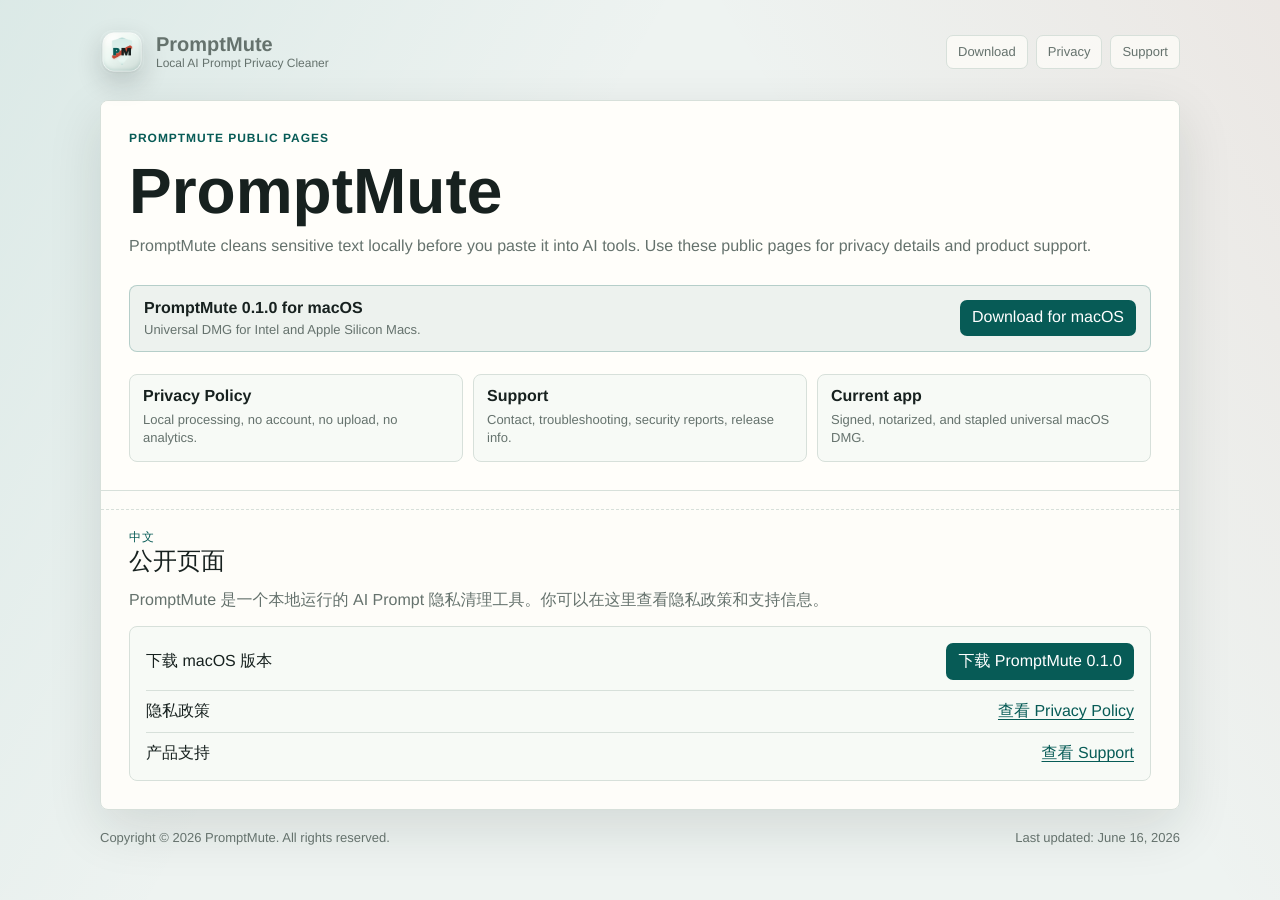
<file: index.html>
<!doctype html>
<html lang="en">
  <head>
    <meta charset="utf-8" />
    <meta name="viewport" content="width=device-width, initial-scale=1" />
    <meta
      name="description"
      content="PromptMute public pages for privacy, support, and release information."
    />
    <title>PromptMute</title>
    <link rel="stylesheet" href="./styles.css" />
  </head>
  <body>
    <div class="site-shell">
      <header class="site-header">
        <a class="brand" href="./index.html">
          <img src="./assets/promptmute-icon.png" alt="PromptMute icon" />
          <span>
            <strong>PromptMute</strong>
            <span>Local AI Prompt Privacy Cleaner</span>
          </span>
        </a>
        <nav class="site-nav" aria-label="Main navigation">
          <a href="./downloads/PromptMute_0.1.0_universal.dmg">Download</a>
          <a href="./privacy.html">Privacy</a>
          <a href="./support.html">Support</a>
        </nav>
      </header>

      <main class="site-main">
        <article class="doc">
          <section class="doc-hero">
            <p class="eyebrow">PromptMute Public Pages</p>
            <h1>PromptMute</h1>
            <p>
              PromptMute cleans sensitive text locally before you paste it into
              AI tools. Use these public pages for privacy details and product
              support.
            </p>
            <div class="download-panel">
              <div>
                <strong>PromptMute 0.1.0 for macOS</strong>
                <span>Universal DMG for Intel and Apple Silicon Macs.</span>
              </div>
              <a class="button-link" href="./downloads/PromptMute_0.1.0_universal.dmg">
                Download for macOS
              </a>
            </div>
            <div class="summary-grid">
              <a class="summary-card page-card" href="./privacy.html">
                <strong>Privacy Policy</strong>
                <span>Local processing, no account, no upload, no analytics.</span>
              </a>
              <a class="summary-card page-card" href="./support.html">
                <strong>Support</strong>
                <span>Contact, troubleshooting, security reports, release info.</span>
              </a>
              <div class="summary-card">
                <strong>Current app</strong>
                <span>Signed, notarized, and stapled universal macOS DMG.</span>
              </div>
            </div>
          </section>

          <section class="doc-section zh" lang="zh-CN">
            <p class="eyebrow">中文</p>
            <h2>公开页面</h2>
            <p>
              PromptMute 是一个本地运行的 AI Prompt 隐私清理工具。你可以在这里查看隐私政策和支持信息。
            </p>
            <div class="contact-box">
              <div class="contact-row">
                <span>下载 macOS 版本</span>
                <a class="button-link" href="./downloads/PromptMute_0.1.0_universal.dmg">
                  下载 PromptMute 0.1.0
                </a>
              </div>
              <div class="contact-row">
                <span>隐私政策</span>
                <a href="./privacy.html">查看 Privacy Policy</a>
              </div>
              <div class="contact-row">
                <span>产品支持</span>
                <a href="./support.html">查看 Support</a>
              </div>
            </div>
          </section>
        </article>
      </main>

      <footer class="site-footer">
        <span>Copyright © 2026 PromptMute. All rights reserved.</span>
        <span>Last updated: June 16, 2026</span>
      </footer>
    </div>
  </body>
</html>
</file>
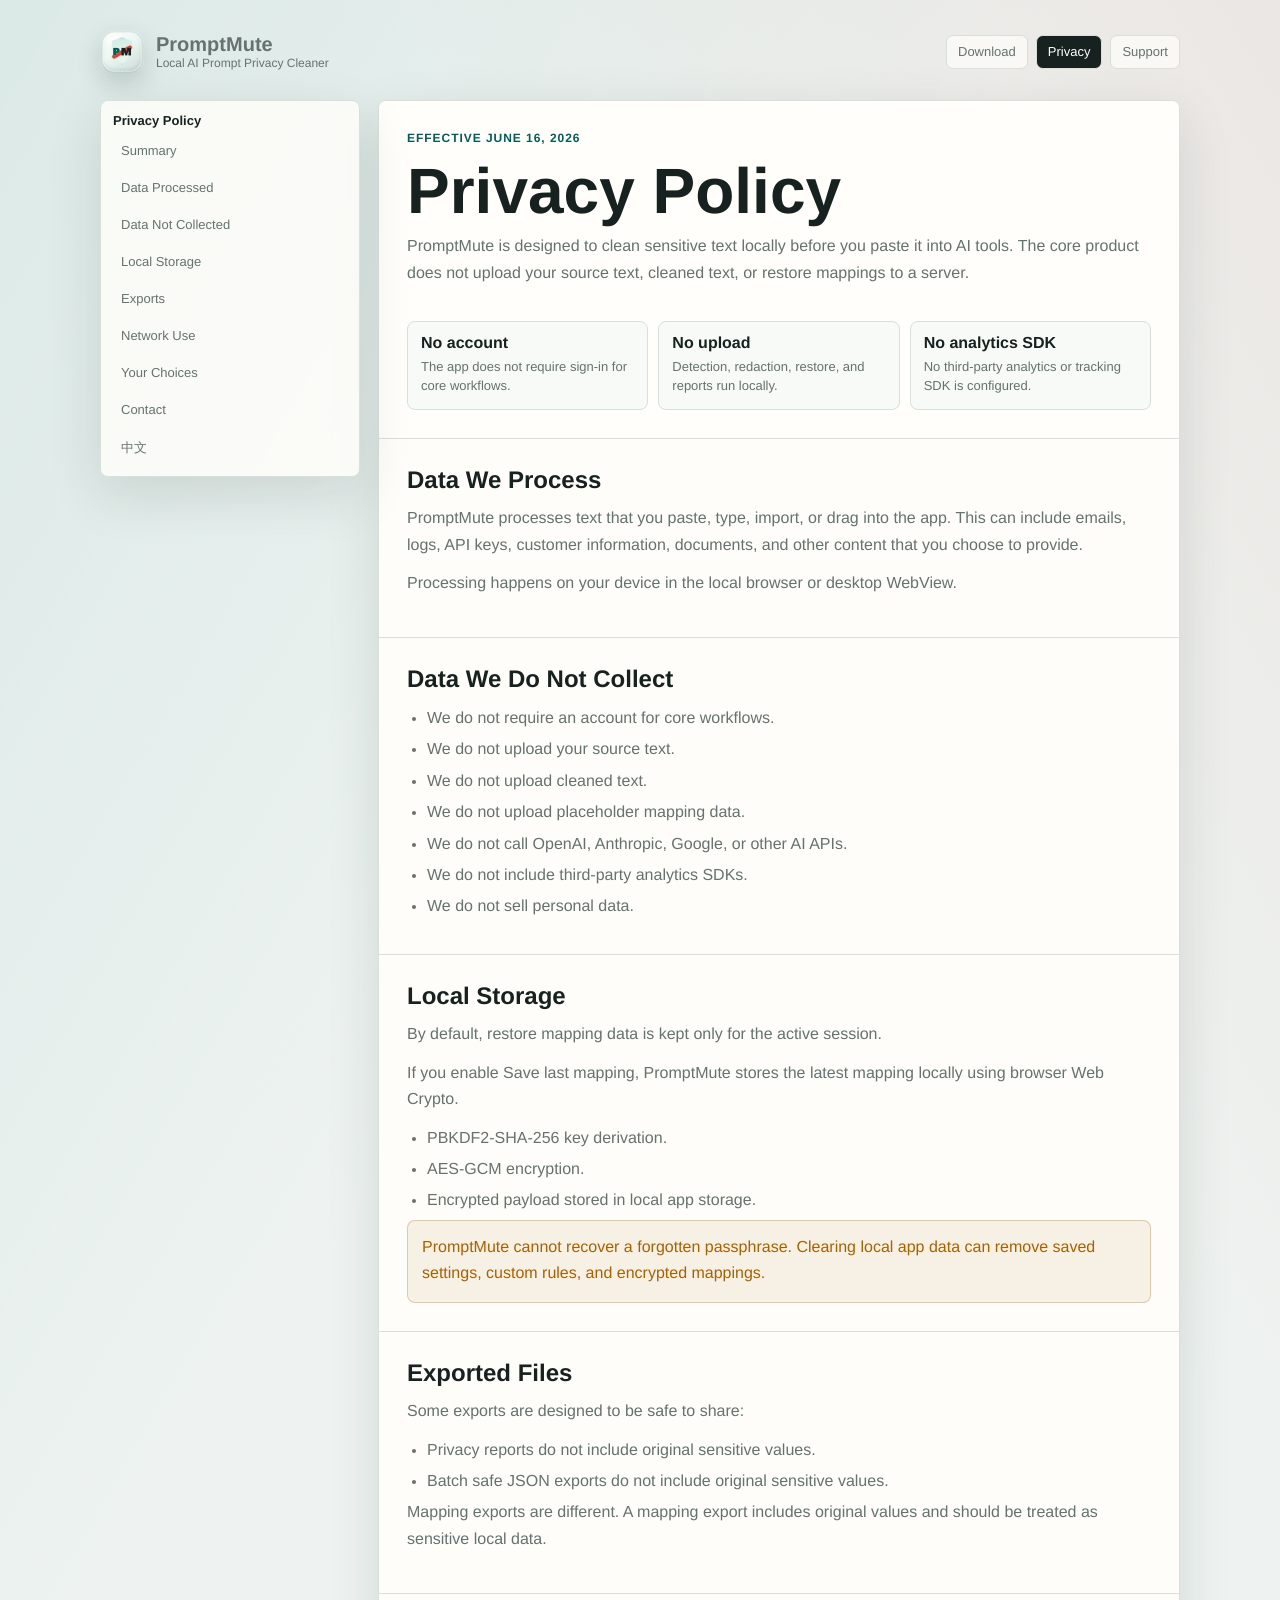
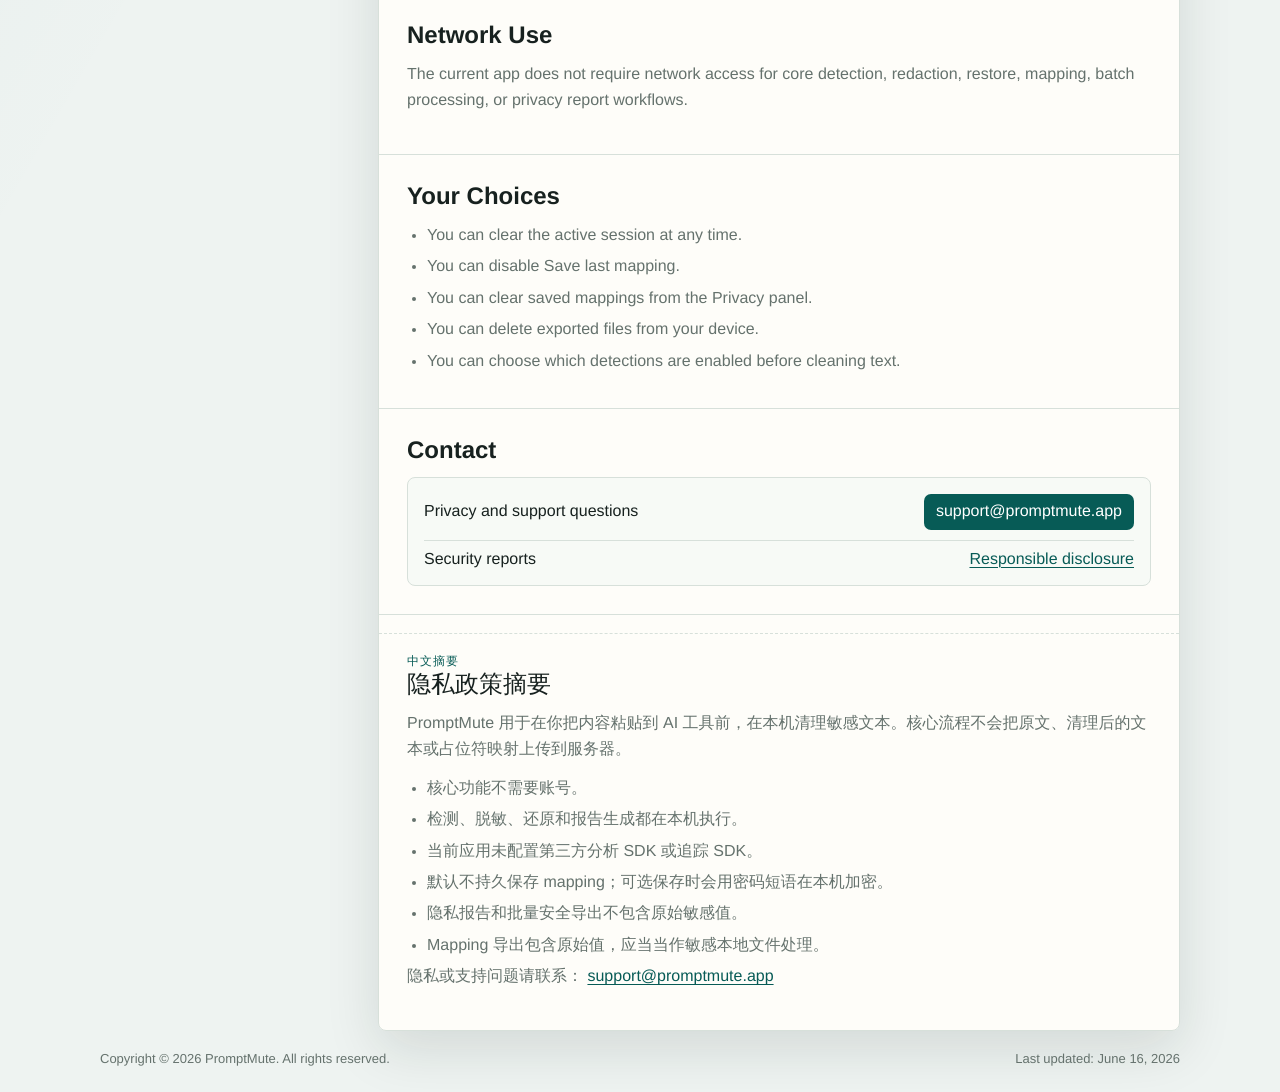
<file: privacy.html>
<!doctype html>
<html lang="en">
  <head>
    <meta charset="utf-8" />
    <meta name="viewport" content="width=device-width, initial-scale=1" />
    <meta
      name="description"
      content="PromptMute privacy policy: local processing, no account, no analytics, no upload, and optional encrypted local mapping storage."
    />
    <title>Privacy Policy | PromptMute</title>
    <link rel="stylesheet" href="./styles.css" />
  </head>
  <body>
    <div class="site-shell">
      <header class="site-header">
        <a class="brand" href="./support.html">
          <img src="./assets/promptmute-icon.png" alt="PromptMute icon" />
          <span>
            <strong>PromptMute</strong>
            <span>Local AI Prompt Privacy Cleaner</span>
          </span>
        </a>
        <nav class="site-nav" aria-label="Main navigation">
          <a href="./downloads/PromptMute_0.1.0_universal.dmg">Download</a>
          <a class="active" href="./privacy.html">Privacy</a>
          <a href="./support.html">Support</a>
        </nav>
      </header>

      <main class="site-main legal-layout">
        <aside class="toc" aria-label="Privacy sections">
          <strong>Privacy Policy</strong>
          <a href="#summary">Summary</a>
          <a href="#processed-data">Data Processed</a>
          <a href="#not-collected">Data Not Collected</a>
          <a href="#local-storage">Local Storage</a>
          <a href="#exports">Exports</a>
          <a href="#network">Network Use</a>
          <a href="#choices">Your Choices</a>
          <a href="#contact">Contact</a>
          <a href="#zh">中文</a>
        </aside>

        <article class="doc">
          <section class="doc-hero" id="summary">
            <p class="eyebrow">Effective June 16, 2026</p>
            <h1>Privacy Policy</h1>
            <p>
              PromptMute is designed to clean sensitive text locally before you
              paste it into AI tools. The core product does not upload your
              source text, cleaned text, or restore mappings to a server.
            </p>
            <div class="summary-grid">
              <div class="summary-card">
                <strong>No account</strong>
                <span>The app does not require sign-in for core workflows.</span>
              </div>
              <div class="summary-card">
                <strong>No upload</strong>
                <span>Detection, redaction, restore, and reports run locally.</span>
              </div>
              <div class="summary-card">
                <strong>No analytics SDK</strong>
                <span>No third-party analytics or tracking SDK is configured.</span>
              </div>
            </div>
          </section>

          <section class="doc-section" id="processed-data">
            <h2>Data We Process</h2>
            <p>
              PromptMute processes text that you paste, type, import, or drag
              into the app. This can include emails, logs, API keys, customer
              information, documents, and other content that you choose to
              provide.
            </p>
            <p>
              Processing happens on your device in the local browser or desktop
              WebView.
            </p>
          </section>

          <section class="doc-section" id="not-collected">
            <h2>Data We Do Not Collect</h2>
            <ul>
              <li>We do not require an account for core workflows.</li>
              <li>We do not upload your source text.</li>
              <li>We do not upload cleaned text.</li>
              <li>We do not upload placeholder mapping data.</li>
              <li>We do not call OpenAI, Anthropic, Google, or other AI APIs.</li>
              <li>We do not include third-party analytics SDKs.</li>
              <li>We do not sell personal data.</li>
            </ul>
          </section>

          <section class="doc-section" id="local-storage">
            <h2>Local Storage</h2>
            <p>
              By default, restore mapping data is kept only for the active
              session.
            </p>
            <p>
              If you enable Save last mapping, PromptMute stores the latest
              mapping locally using browser Web Crypto.
            </p>
            <ul>
              <li>PBKDF2-SHA-256 key derivation.</li>
              <li>AES-GCM encryption.</li>
              <li>Encrypted payload stored in local app storage.</li>
            </ul>
            <div class="notice warning">
              <p>
                PromptMute cannot recover a forgotten passphrase. Clearing local
                app data can remove saved settings, custom rules, and encrypted
                mappings.
              </p>
            </div>
          </section>

          <section class="doc-section" id="exports">
            <h2>Exported Files</h2>
            <p>Some exports are designed to be safe to share:</p>
            <ul>
              <li>Privacy reports do not include original sensitive values.</li>
              <li>Batch safe JSON exports do not include original sensitive values.</li>
            </ul>
            <p>
              Mapping exports are different. A mapping export includes original
              values and should be treated as sensitive local data.
            </p>
          </section>

          <section class="doc-section" id="network">
            <h2>Network Use</h2>
            <p>
              The current app does not require network access for core
              detection, redaction, restore, mapping, batch processing, or
              privacy report workflows.
            </p>
          </section>

          <section class="doc-section" id="choices">
            <h2>Your Choices</h2>
            <ul>
              <li>You can clear the active session at any time.</li>
              <li>You can disable Save last mapping.</li>
              <li>You can clear saved mappings from the Privacy panel.</li>
              <li>You can delete exported files from your device.</li>
              <li>You can choose which detections are enabled before cleaning text.</li>
            </ul>
          </section>

          <section class="doc-section" id="contact">
            <h2>Contact</h2>
            <div class="contact-box">
              <div class="contact-row">
                <span>Privacy and support questions</span>
                <a class="button-link" href="mailto:support@promptmute.app">
                  support@promptmute.app
                </a>
              </div>
              <div class="contact-row">
                <span>Security reports</span>
                <a href="./support.html#security">Responsible disclosure</a>
              </div>
            </div>
          </section>

          <section class="doc-section zh" id="zh" lang="zh-CN">
            <p class="eyebrow">中文摘要</p>
            <h2>隐私政策摘要</h2>
            <p>
              PromptMute 用于在你把内容粘贴到 AI 工具前，在本机清理敏感文本。核心流程不会把原文、清理后的文本或占位符映射上传到服务器。
            </p>
            <ul>
              <li>核心功能不需要账号。</li>
              <li>检测、脱敏、还原和报告生成都在本机执行。</li>
              <li>当前应用未配置第三方分析 SDK 或追踪 SDK。</li>
              <li>默认不持久保存 mapping；可选保存时会用密码短语在本机加密。</li>
              <li>隐私报告和批量安全导出不包含原始敏感值。</li>
              <li>Mapping 导出包含原始值，应当当作敏感本地文件处理。</li>
            </ul>
            <p>
              隐私或支持问题请联系：
              <a href="mailto:support@promptmute.app">support@promptmute.app</a>
            </p>
          </section>
        </article>
      </main>

      <footer class="site-footer">
        <span>Copyright © 2026 PromptMute. All rights reserved.</span>
        <span>Last updated: June 16, 2026</span>
      </footer>
    </div>
  </body>
</html>
</file>
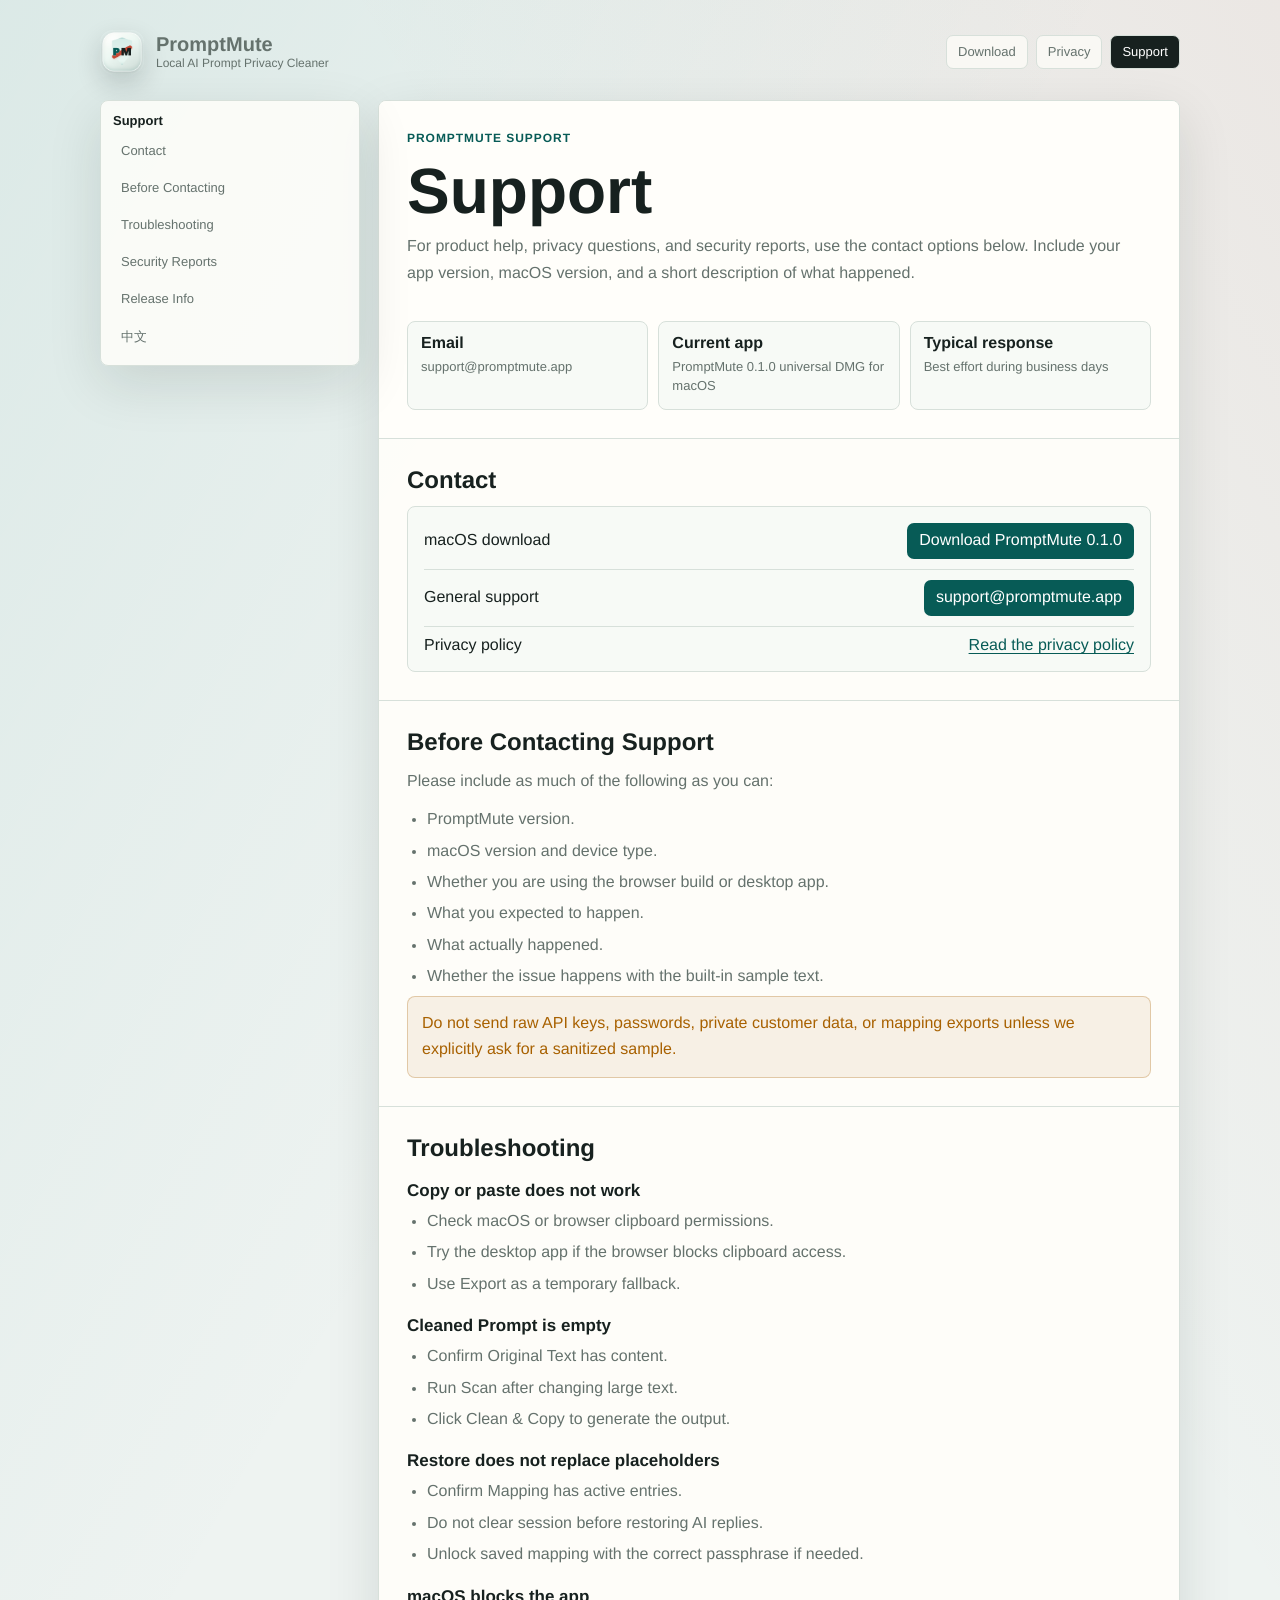
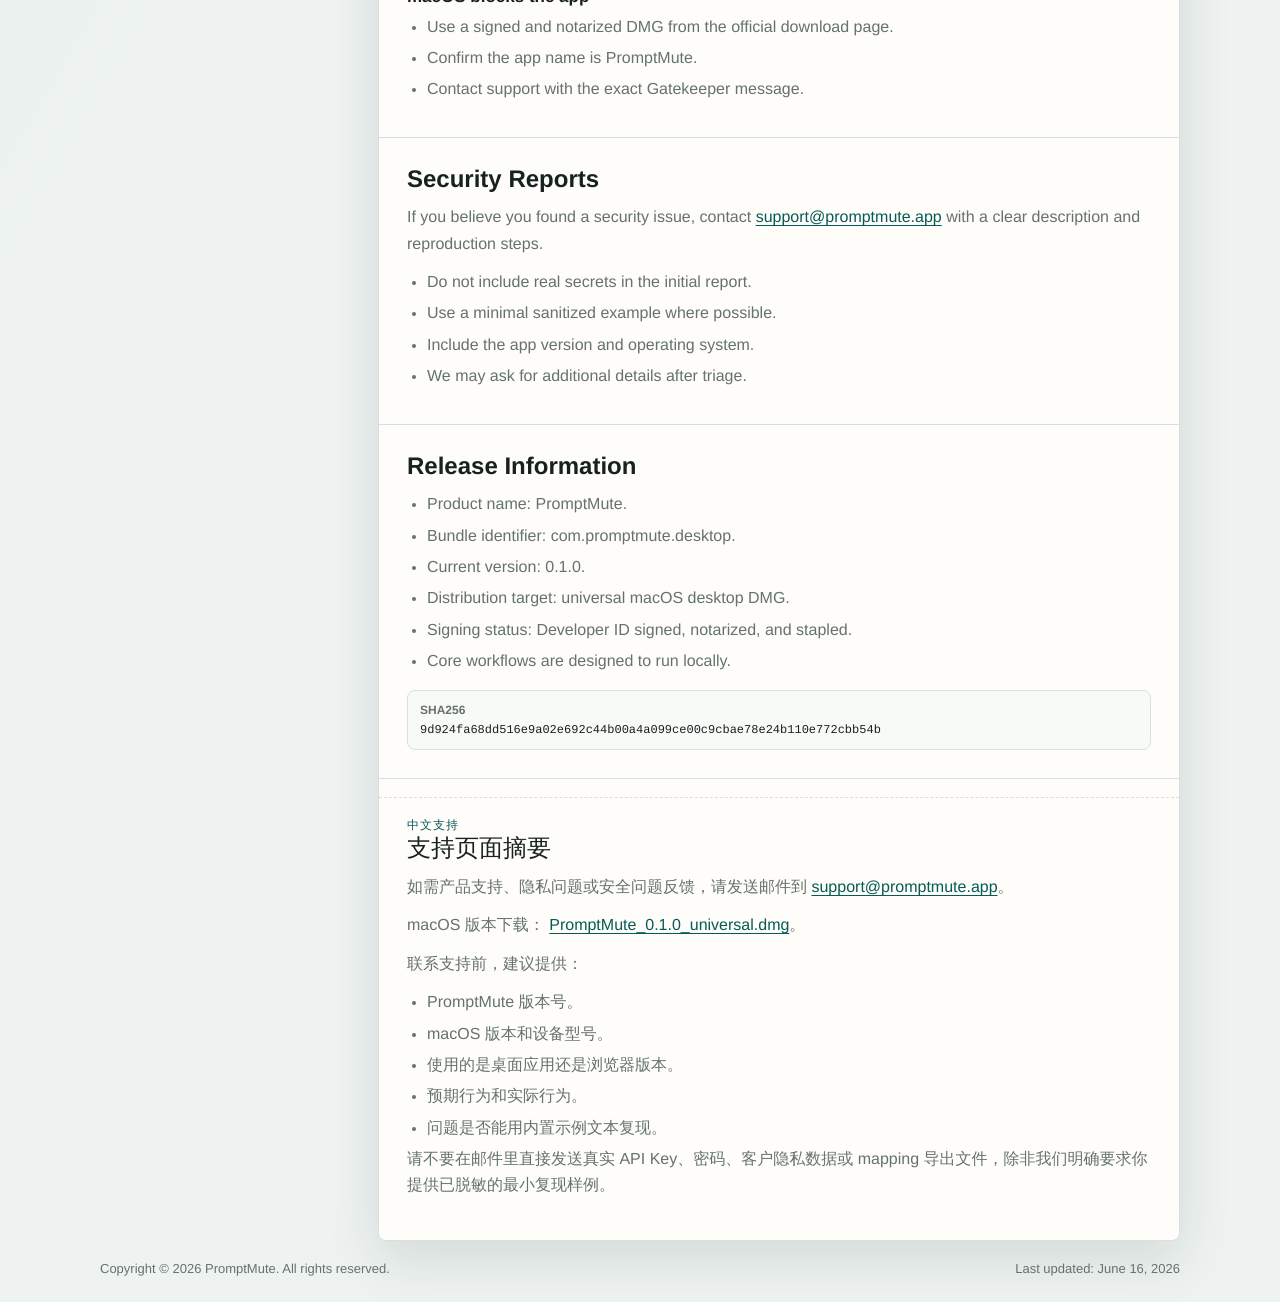
<file: support.html>
<!doctype html>
<html lang="en">
  <head>
    <meta charset="utf-8" />
    <meta name="viewport" content="width=device-width, initial-scale=1" />
    <meta
      name="description"
      content="PromptMute support page with contact details, troubleshooting steps, security reporting, and release information."
    />
    <title>Support | PromptMute</title>
    <link rel="stylesheet" href="./styles.css" />
  </head>
  <body>
    <div class="site-shell">
      <header class="site-header">
        <a class="brand" href="./support.html">
          <img src="./assets/promptmute-icon.png" alt="PromptMute icon" />
          <span>
            <strong>PromptMute</strong>
            <span>Local AI Prompt Privacy Cleaner</span>
          </span>
        </a>
        <nav class="site-nav" aria-label="Main navigation">
          <a href="./downloads/PromptMute_0.1.0_universal.dmg">Download</a>
          <a href="./privacy.html">Privacy</a>
          <a class="active" href="./support.html">Support</a>
        </nav>
      </header>

      <main class="site-main legal-layout">
        <aside class="toc" aria-label="Support sections">
          <strong>Support</strong>
          <a href="#contact">Contact</a>
          <a href="#before-contact">Before Contacting</a>
          <a href="#troubleshooting">Troubleshooting</a>
          <a href="#security">Security Reports</a>
          <a href="#release-info">Release Info</a>
          <a href="#zh">中文</a>
        </aside>

        <article class="doc">
          <section class="doc-hero" id="contact">
            <p class="eyebrow">PromptMute Support</p>
            <h1>Support</h1>
            <p>
              For product help, privacy questions, and security reports, use the
              contact options below. Include your app version, macOS version, and
              a short description of what happened.
            </p>
            <div class="support-grid">
              <div class="support-card">
                <strong>Email</strong>
                <span>support@promptmute.app</span>
              </div>
              <div class="support-card">
                <strong>Current app</strong>
                <span>PromptMute 0.1.0 universal DMG for macOS</span>
              </div>
              <div class="support-card">
                <strong>Typical response</strong>
                <span>Best effort during business days</span>
              </div>
            </div>
          </section>

          <section class="doc-section">
            <h2>Contact</h2>
            <div class="contact-box">
              <div class="contact-row">
                <span>macOS download</span>
                <a class="button-link" href="./downloads/PromptMute_0.1.0_universal.dmg">
                  Download PromptMute 0.1.0
                </a>
              </div>
              <div class="contact-row">
                <span>General support</span>
                <a class="button-link" href="mailto:support@promptmute.app">
                  support@promptmute.app
                </a>
              </div>
              <div class="contact-row">
                <span>Privacy policy</span>
                <a href="./privacy.html">Read the privacy policy</a>
              </div>
            </div>
          </section>

          <section class="doc-section" id="before-contact">
            <h2>Before Contacting Support</h2>
            <p>Please include as much of the following as you can:</p>
            <ul>
              <li>PromptMute version.</li>
              <li>macOS version and device type.</li>
              <li>Whether you are using the browser build or desktop app.</li>
              <li>What you expected to happen.</li>
              <li>What actually happened.</li>
              <li>Whether the issue happens with the built-in sample text.</li>
            </ul>
            <div class="notice warning">
              <p>
                Do not send raw API keys, passwords, private customer data, or
                mapping exports unless we explicitly ask for a sanitized sample.
              </p>
            </div>
          </section>

          <section class="doc-section" id="troubleshooting">
            <h2>Troubleshooting</h2>
            <h3>Copy or paste does not work</h3>
            <ul>
              <li>Check macOS or browser clipboard permissions.</li>
              <li>Try the desktop app if the browser blocks clipboard access.</li>
              <li>Use Export as a temporary fallback.</li>
            </ul>

            <h3>Cleaned Prompt is empty</h3>
            <ul>
              <li>Confirm Original Text has content.</li>
              <li>Run Scan after changing large text.</li>
              <li>Click Clean & Copy to generate the output.</li>
            </ul>

            <h3>Restore does not replace placeholders</h3>
            <ul>
              <li>Confirm Mapping has active entries.</li>
              <li>Do not clear session before restoring AI replies.</li>
              <li>Unlock saved mapping with the correct passphrase if needed.</li>
            </ul>

            <h3>macOS blocks the app</h3>
            <ul>
              <li>Use a signed and notarized DMG from the official download page.</li>
              <li>Confirm the app name is PromptMute.</li>
              <li>Contact support with the exact Gatekeeper message.</li>
            </ul>
          </section>

          <section class="doc-section" id="security">
            <h2>Security Reports</h2>
            <p>
              If you believe you found a security issue, contact
              <a href="mailto:support@promptmute.app">support@promptmute.app</a>
              with a clear description and reproduction steps.
            </p>
            <ul>
              <li>Do not include real secrets in the initial report.</li>
              <li>Use a minimal sanitized example where possible.</li>
              <li>Include the app version and operating system.</li>
              <li>We may ask for additional details after triage.</li>
            </ul>
          </section>

          <section class="doc-section" id="release-info">
            <h2>Release Information</h2>
            <ul>
              <li>Product name: PromptMute.</li>
              <li>Bundle identifier: com.promptmute.desktop.</li>
              <li>Current version: 0.1.0.</li>
              <li>Distribution target: universal macOS desktop DMG.</li>
              <li>Signing status: Developer ID signed, notarized, and stapled.</li>
              <li>Core workflows are designed to run locally.</li>
            </ul>
            <div class="checksum-box">
              <span>SHA256</span>
              <code>9d924fa68dd516e9a02e692c44b00a4a099ce00c9cbae78e24b110e772cbb54b</code>
            </div>
          </section>

          <section class="doc-section zh" id="zh" lang="zh-CN">
            <p class="eyebrow">中文支持</p>
            <h2>支持页面摘要</h2>
            <p>
              如需产品支持、隐私问题或安全问题反馈，请发送邮件到
              <a href="mailto:support@promptmute.app">support@promptmute.app</a>。
            </p>
            <p>
              macOS 版本下载：
              <a href="./downloads/PromptMute_0.1.0_universal.dmg">PromptMute_0.1.0_universal.dmg</a>。
            </p>
            <p>联系支持前，建议提供：</p>
            <ul>
              <li>PromptMute 版本号。</li>
              <li>macOS 版本和设备型号。</li>
              <li>使用的是桌面应用还是浏览器版本。</li>
              <li>预期行为和实际行为。</li>
              <li>问题是否能用内置示例文本复现。</li>
            </ul>
            <p>
              请不要在邮件里直接发送真实 API Key、密码、客户隐私数据或 mapping 导出文件，除非我们明确要求你提供已脱敏的最小复现样例。
            </p>
          </section>
        </article>
      </main>

      <footer class="site-footer">
        <span>Copyright © 2026 PromptMute. All rights reserved.</span>
        <span>Last updated: June 16, 2026</span>
      </footer>
    </div>
  </body>
</html>
</file>
<file: styles.css>
:root {
  color-scheme: light;
  --bg: #eef3f1;
  --paper: #fffefa;
  --paper-soft: #f7faf6;
  --ink: #17211f;
  --muted: #65726d;
  --line: #d7e0da;
  --teal: #075b56;
  --green: #2f7d4f;
  --red: #c44834;
  --amber: #a86100;
  --shadow: 0 18px 54px rgba(18, 31, 28, 0.12);
  --radius: 8px;
  font-family: "Avenir Next", "IBM Plex Sans", "Segoe UI", sans-serif;
  font-synthesis: none;
  text-rendering: geometricPrecision;
  -webkit-font-smoothing: antialiased;
}

* {
  box-sizing: border-box;
}

html {
  scroll-behavior: smooth;
}

body {
  margin: 0;
  background:
    linear-gradient(120deg, rgba(0, 121, 111, 0.08), transparent 38%),
    linear-gradient(240deg, rgba(196, 72, 52, 0.07), transparent 32%),
    var(--bg);
  color: var(--ink);
}

a {
  color: var(--teal);
  text-decoration-thickness: 1px;
  text-underline-offset: 3px;
  overflow-wrap: anywhere;
}

.site-shell {
  min-height: 100vh;
  padding: 22px;
}

.site-header,
.site-main,
.site-footer {
  width: min(1080px, 100%);
  margin: 0 auto;
}

.site-header {
  display: flex;
  align-items: center;
  justify-content: space-between;
  gap: 18px;
  padding: 8px 0 26px;
}

.brand {
  display: flex;
  align-items: center;
  gap: 12px;
  color: inherit;
  text-decoration: none;
}

.brand img {
  width: 44px;
  height: 44px;
  border-radius: 13px;
  box-shadow: 0 10px 24px rgba(18, 31, 28, 0.16);
}

.brand strong {
  display: block;
  font-size: 20px;
  line-height: 1.1;
}

.brand span,
.site-nav a,
.muted,
.meta {
  color: var(--muted);
}

.brand span,
.meta {
  font-size: 12px;
}

.site-nav {
  display: flex;
  flex-wrap: wrap;
  justify-content: flex-end;
  gap: 8px;
}

.site-nav a {
  min-height: 34px;
  border: 1px solid var(--line);
  border-radius: 7px;
  background: rgba(255, 254, 250, 0.72);
  padding: 8px 11px;
  font-size: 13px;
  text-decoration: none;
}

.site-nav a.active {
  background: var(--ink);
  color: #fff;
}

.legal-layout {
  display: grid;
  grid-template-columns: 260px minmax(0, 1fr);
  gap: 18px;
  align-items: start;
  min-width: 0;
}

.toc {
  position: sticky;
  top: 22px;
  display: grid;
  gap: 8px;
  border: 1px solid var(--line);
  border-radius: var(--radius);
  background: rgba(255, 254, 250, 0.82);
  box-shadow: var(--shadow);
  padding: 12px;
  min-width: 0;
}

.toc strong {
  font-size: 13px;
}

.toc a {
  border-radius: 6px;
  color: var(--muted);
  font-size: 13px;
  padding: 7px 8px;
  text-decoration: none;
}

.toc a:hover {
  background: var(--paper-soft);
  color: var(--ink);
}

.doc {
  border: 1px solid var(--line);
  border-radius: var(--radius);
  background: rgba(255, 254, 250, 0.94);
  box-shadow: var(--shadow);
  overflow: hidden;
  min-width: 0;
}

.doc-hero {
  display: grid;
  gap: 12px;
  border-bottom: 1px solid var(--line);
  background: var(--paper);
  padding: 28px;
}

.eyebrow {
  margin: 0;
  color: var(--teal);
  font-size: 12px;
  font-weight: 900;
  letter-spacing: 0.08em;
  text-transform: uppercase;
}

h1,
h2,
h3,
p {
  letter-spacing: 0;
}

h1 {
  max-width: 760px;
  margin: 0;
  font-size: clamp(34px, 5vw, 64px);
  line-height: 0.96;
}

h2 {
  margin: 0 0 12px;
  font-size: 24px;
  line-height: 1.15;
}

h3 {
  margin: 18px 0 8px;
  font-size: 17px;
}

p {
  margin: 0 0 12px;
  color: var(--muted);
  line-height: 1.65;
  overflow-wrap: anywhere;
}

.summary-grid,
.support-grid {
  display: grid;
  grid-template-columns: repeat(3, minmax(0, 1fr));
  gap: 10px;
  margin-top: 10px;
}

.download-panel {
  display: flex;
  flex-wrap: wrap;
  align-items: center;
  justify-content: space-between;
  gap: 12px;
  border: 1px solid rgba(7, 91, 86, 0.24);
  border-radius: var(--radius);
  background: rgba(7, 91, 86, 0.07);
  padding: 14px;
}

.download-panel div {
  display: grid;
  gap: 4px;
}

.download-panel span {
  color: var(--muted);
  font-size: 13px;
}

.summary-card,
.support-card {
  border: 1px solid var(--line);
  border-radius: var(--radius);
  background: var(--paper-soft);
  padding: 13px;
  min-width: 0;
}

.page-card {
  color: inherit;
  text-decoration: none;
}

.page-card:hover {
  border-color: rgba(7, 91, 86, 0.38);
}

.summary-card strong,
.support-card strong {
  display: block;
  margin-bottom: 5px;
}

.summary-card span,
.support-card span {
  color: var(--muted);
  font-size: 13px;
  line-height: 1.45;
}

.doc-section {
  padding: 28px;
  border-bottom: 1px solid var(--line);
}

.doc-section:last-child {
  border-bottom: 0;
}

ul,
ol {
  margin: 0;
  padding-left: 20px;
}

li {
  color: var(--muted);
  line-height: 1.65;
  margin: 5px 0;
}

.notice {
  border: 1px solid rgba(47, 125, 79, 0.24);
  border-radius: var(--radius);
  background: rgba(47, 125, 79, 0.08);
  color: var(--green);
  padding: 14px;
}

.notice p {
  color: var(--green);
  margin: 0;
}

.warning {
  border-color: rgba(168, 97, 0, 0.28);
  background: rgba(168, 97, 0, 0.08);
  color: var(--amber);
}

.warning p {
  color: var(--amber);
}

.contact-box {
  display: grid;
  gap: 10px;
  border: 1px solid var(--line);
  border-radius: var(--radius);
  background: var(--paper-soft);
  padding: 16px;
  min-width: 0;
}

.contact-row {
  display: flex;
  flex-wrap: wrap;
  align-items: center;
  justify-content: space-between;
  gap: 10px;
  border-top: 1px solid var(--line);
  padding-top: 10px;
  min-width: 0;
}

.contact-row:first-child {
  border-top: 0;
  padding-top: 0;
}

.button-link {
  display: inline-flex;
  min-height: 36px;
  align-items: center;
  justify-content: center;
  border-radius: 7px;
  background: var(--teal);
  color: white;
  padding: 8px 12px;
  text-decoration: none;
  max-width: 100%;
  overflow-wrap: anywhere;
}

.checksum-box {
  display: grid;
  gap: 6px;
  border: 1px solid var(--line);
  border-radius: var(--radius);
  background: var(--paper-soft);
  margin-top: 14px;
  padding: 12px;
}

.checksum-box span {
  color: var(--muted);
  font-size: 12px;
  font-weight: 800;
  text-transform: uppercase;
}

.checksum-box code {
  color: var(--ink);
  font-size: 12px;
  overflow-wrap: anywhere;
}

.site-footer {
  display: flex;
  flex-wrap: wrap;
  justify-content: space-between;
  gap: 12px;
  color: var(--muted);
  padding: 20px 0 4px;
  font-size: 13px;
}

.zh {
  border-top: 1px dashed var(--line);
  margin-top: 18px;
  padding-top: 18px;
}

@media (max-width: 860px) {
  .site-shell {
    padding: 14px;
  }

  .site-header {
    align-items: flex-start;
    flex-direction: column;
  }

  .site-nav {
    justify-content: flex-start;
  }

  .legal-layout {
    grid-template-columns: minmax(0, 1fr);
  }

  .toc {
    position: static;
  }

  .summary-grid,
  .support-grid {
    grid-template-columns: 1fr;
  }

  .doc-hero,
  .doc-section {
    padding: 20px;
  }
}
</file>
